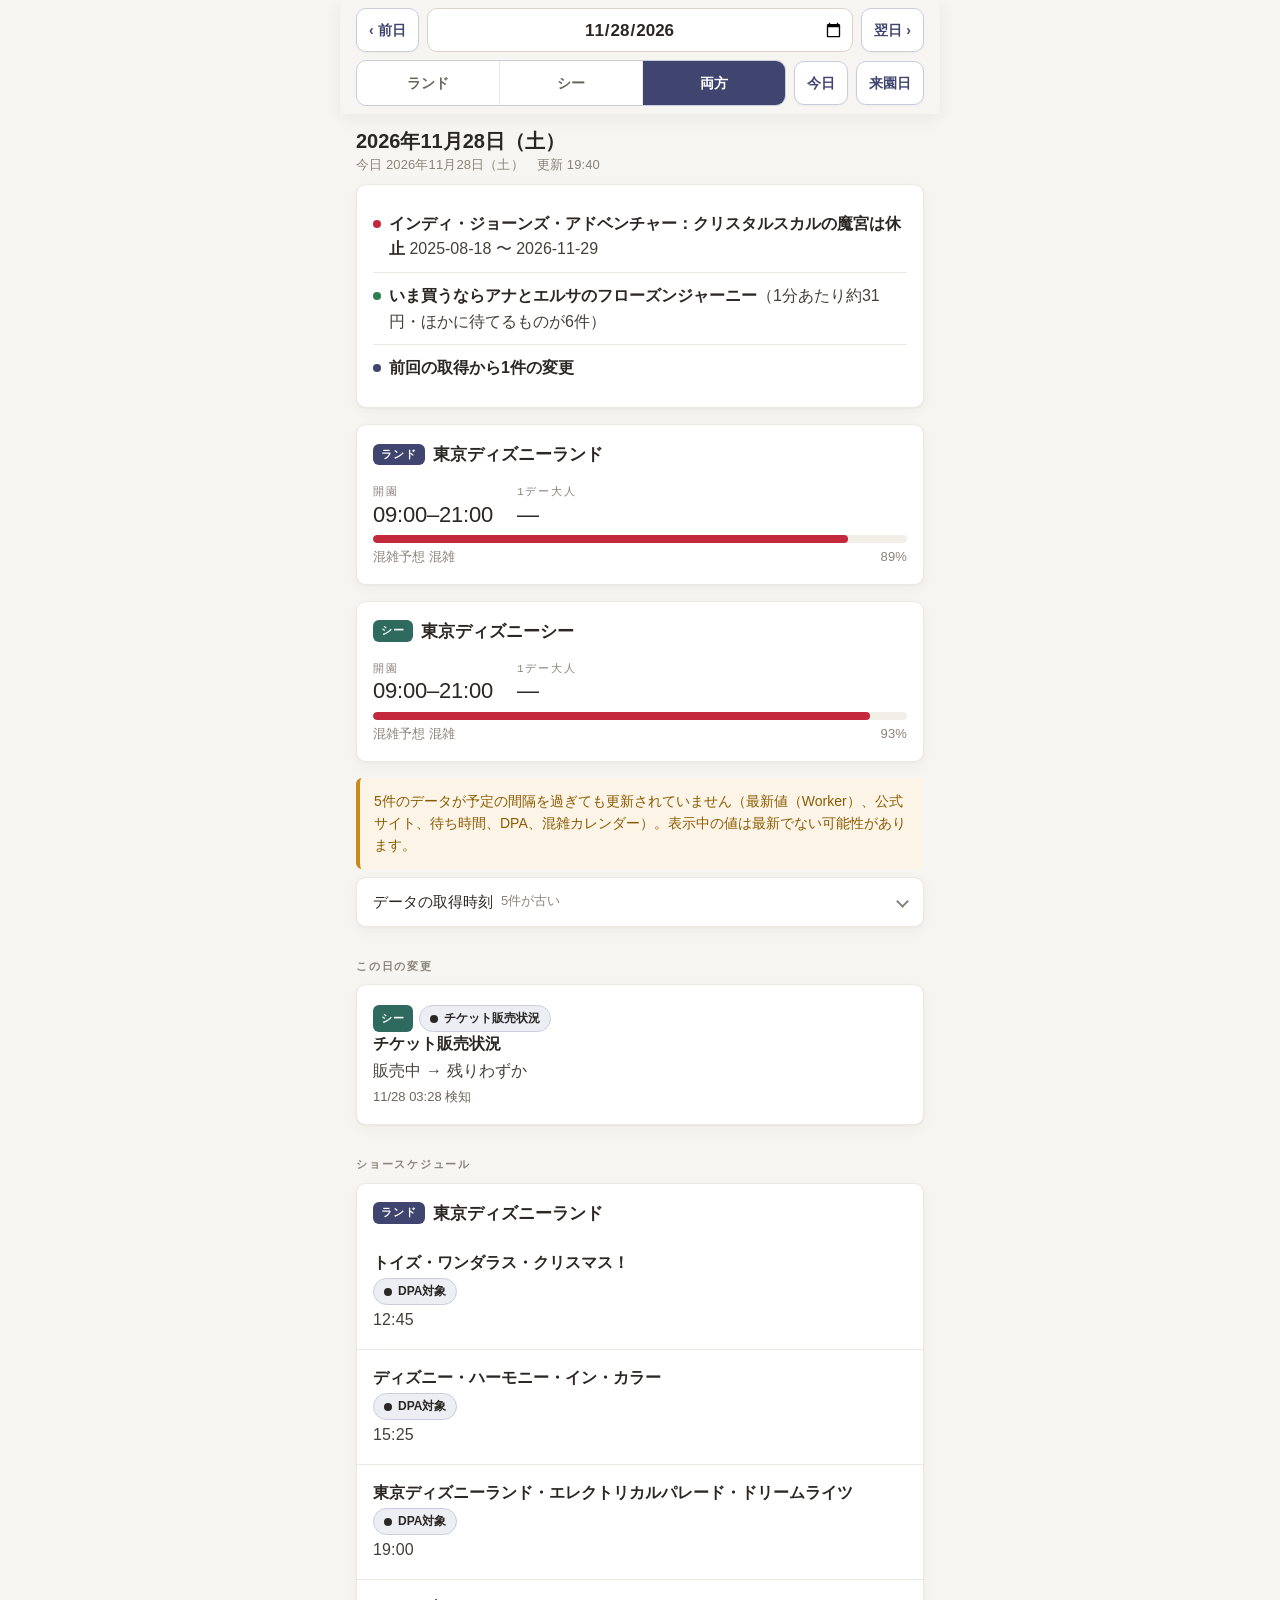
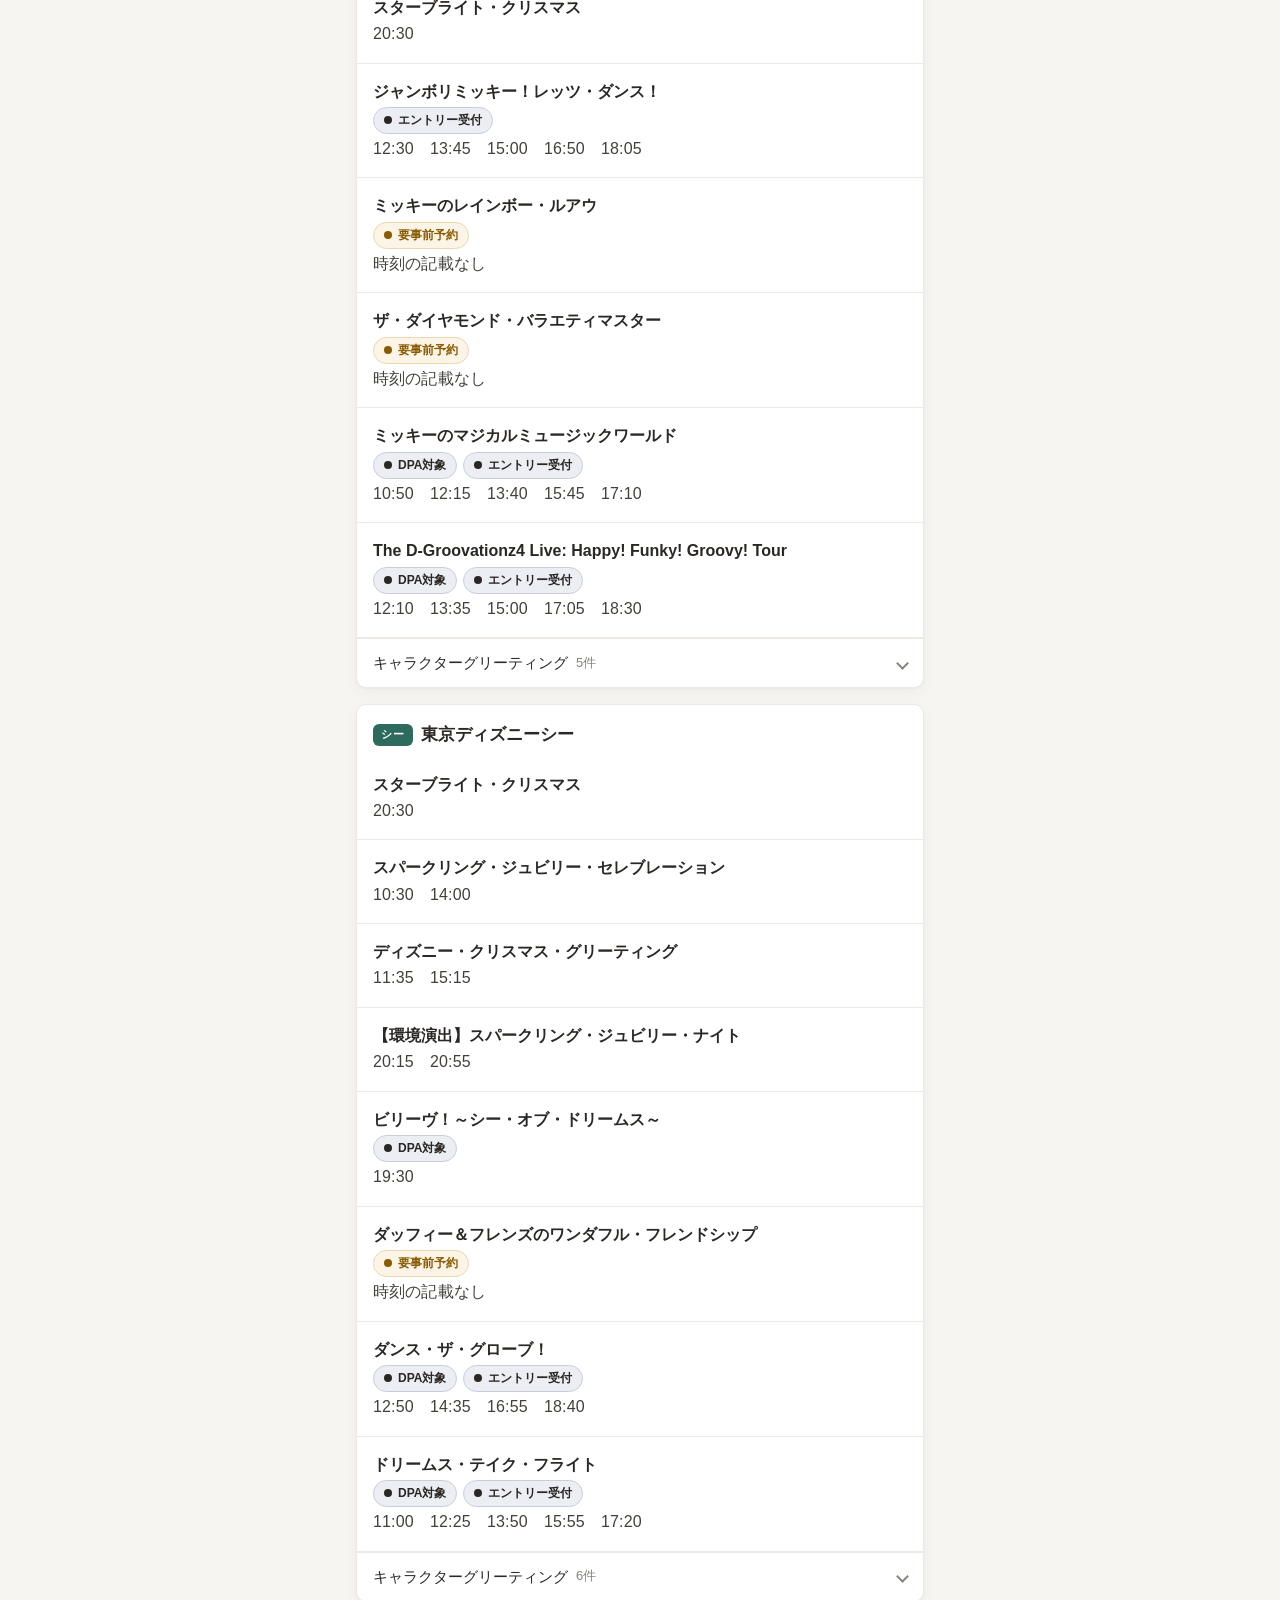
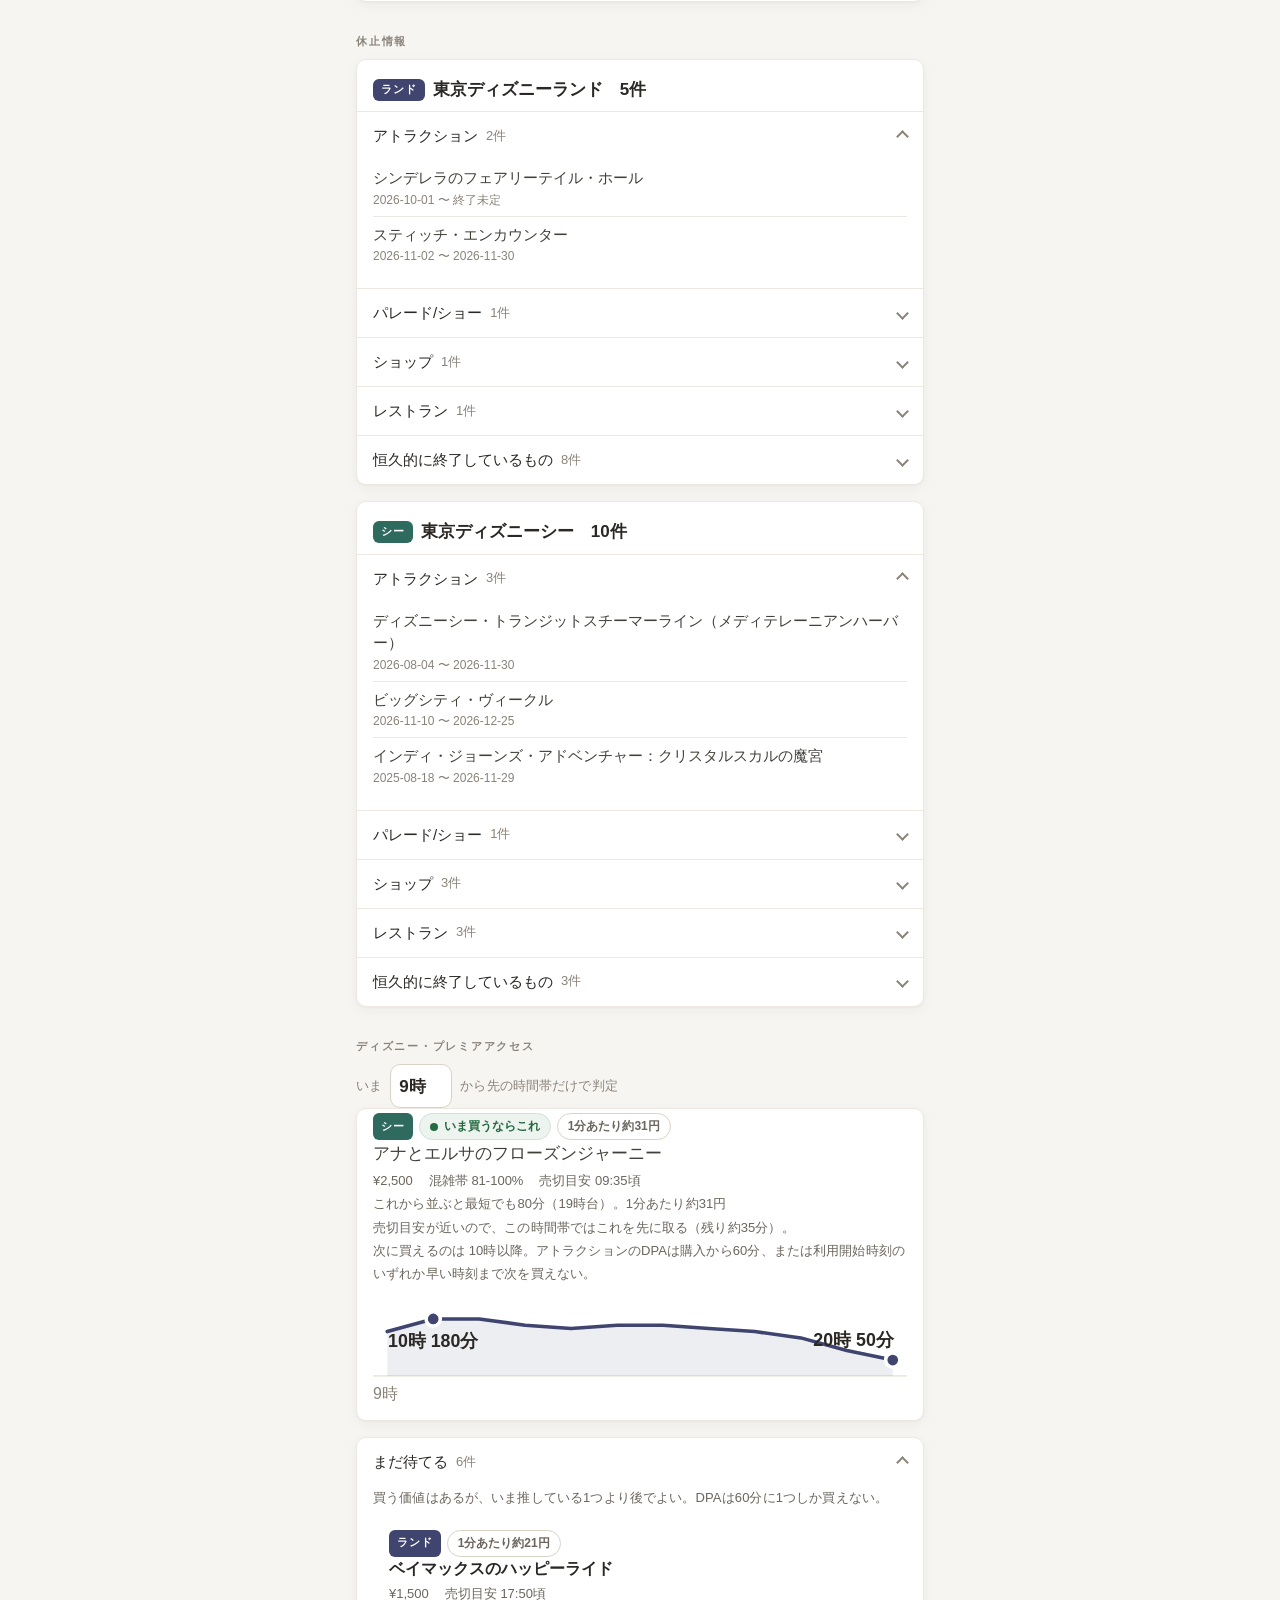
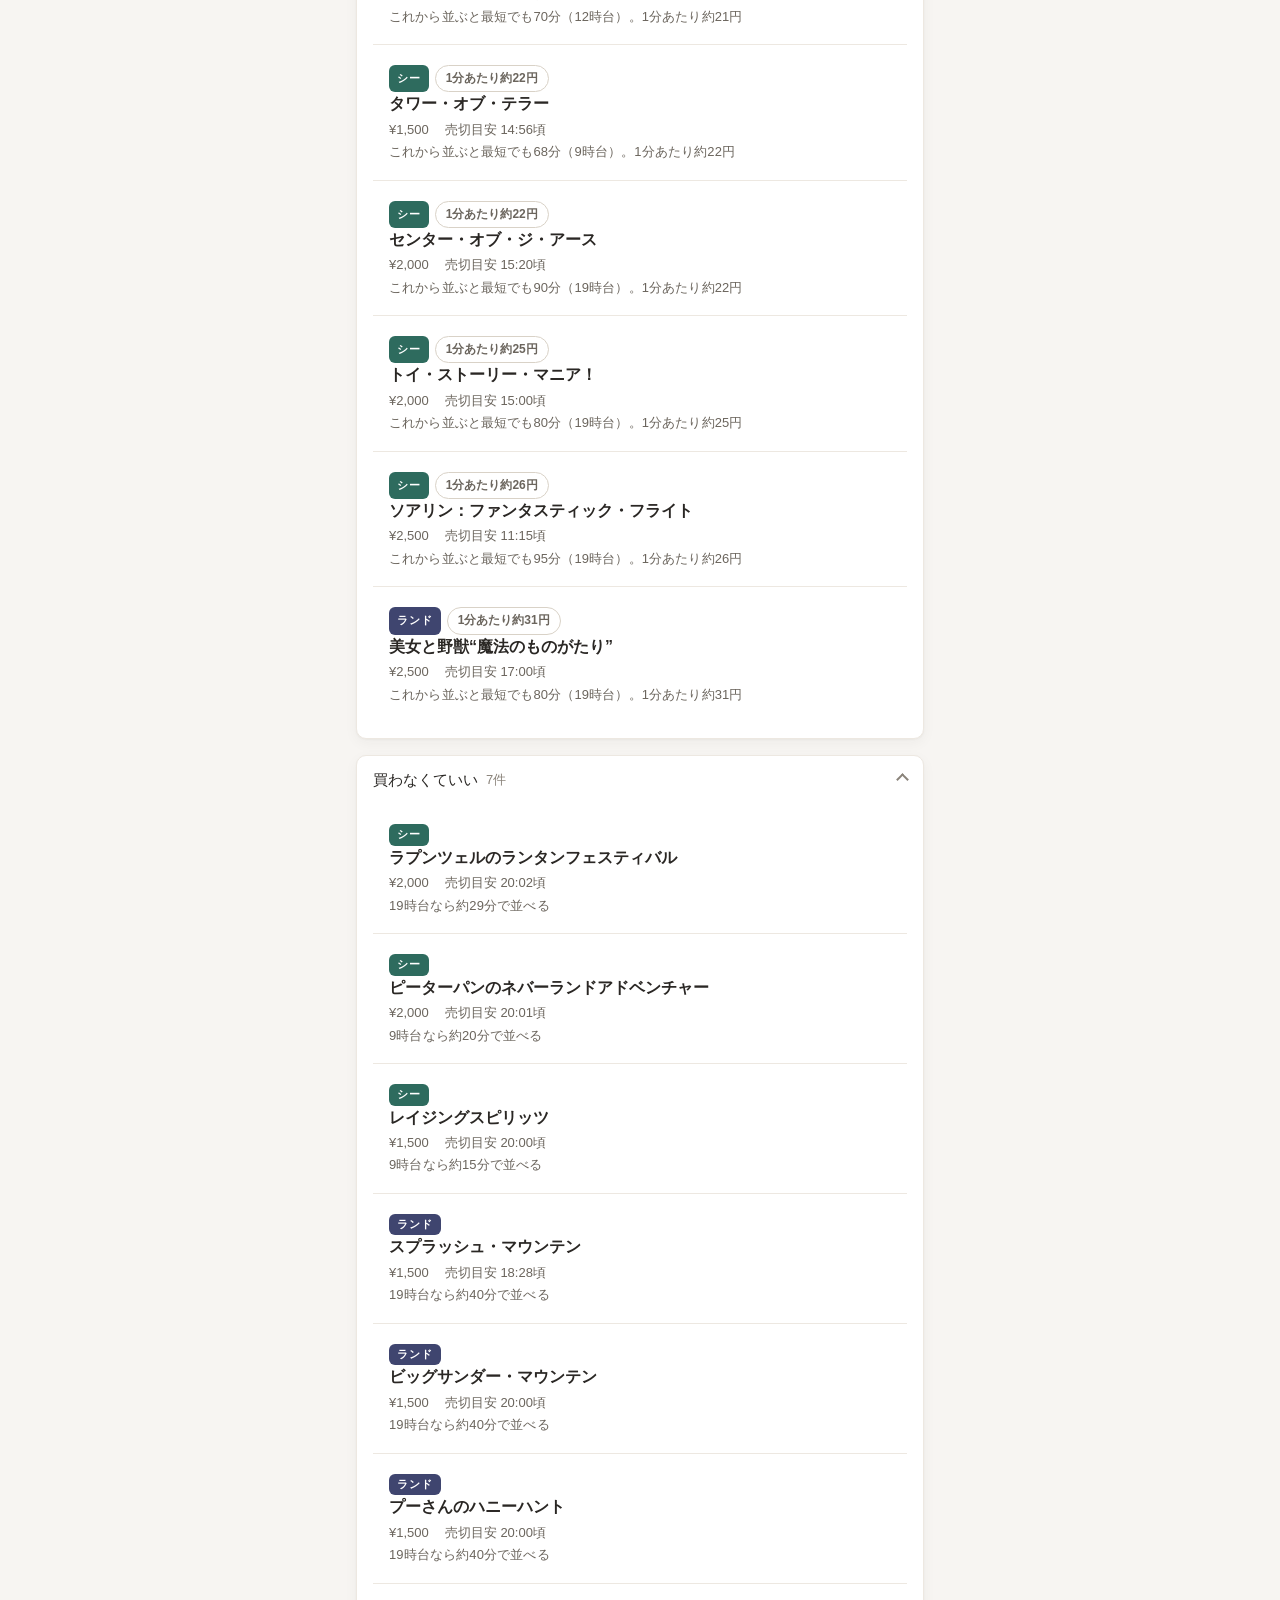
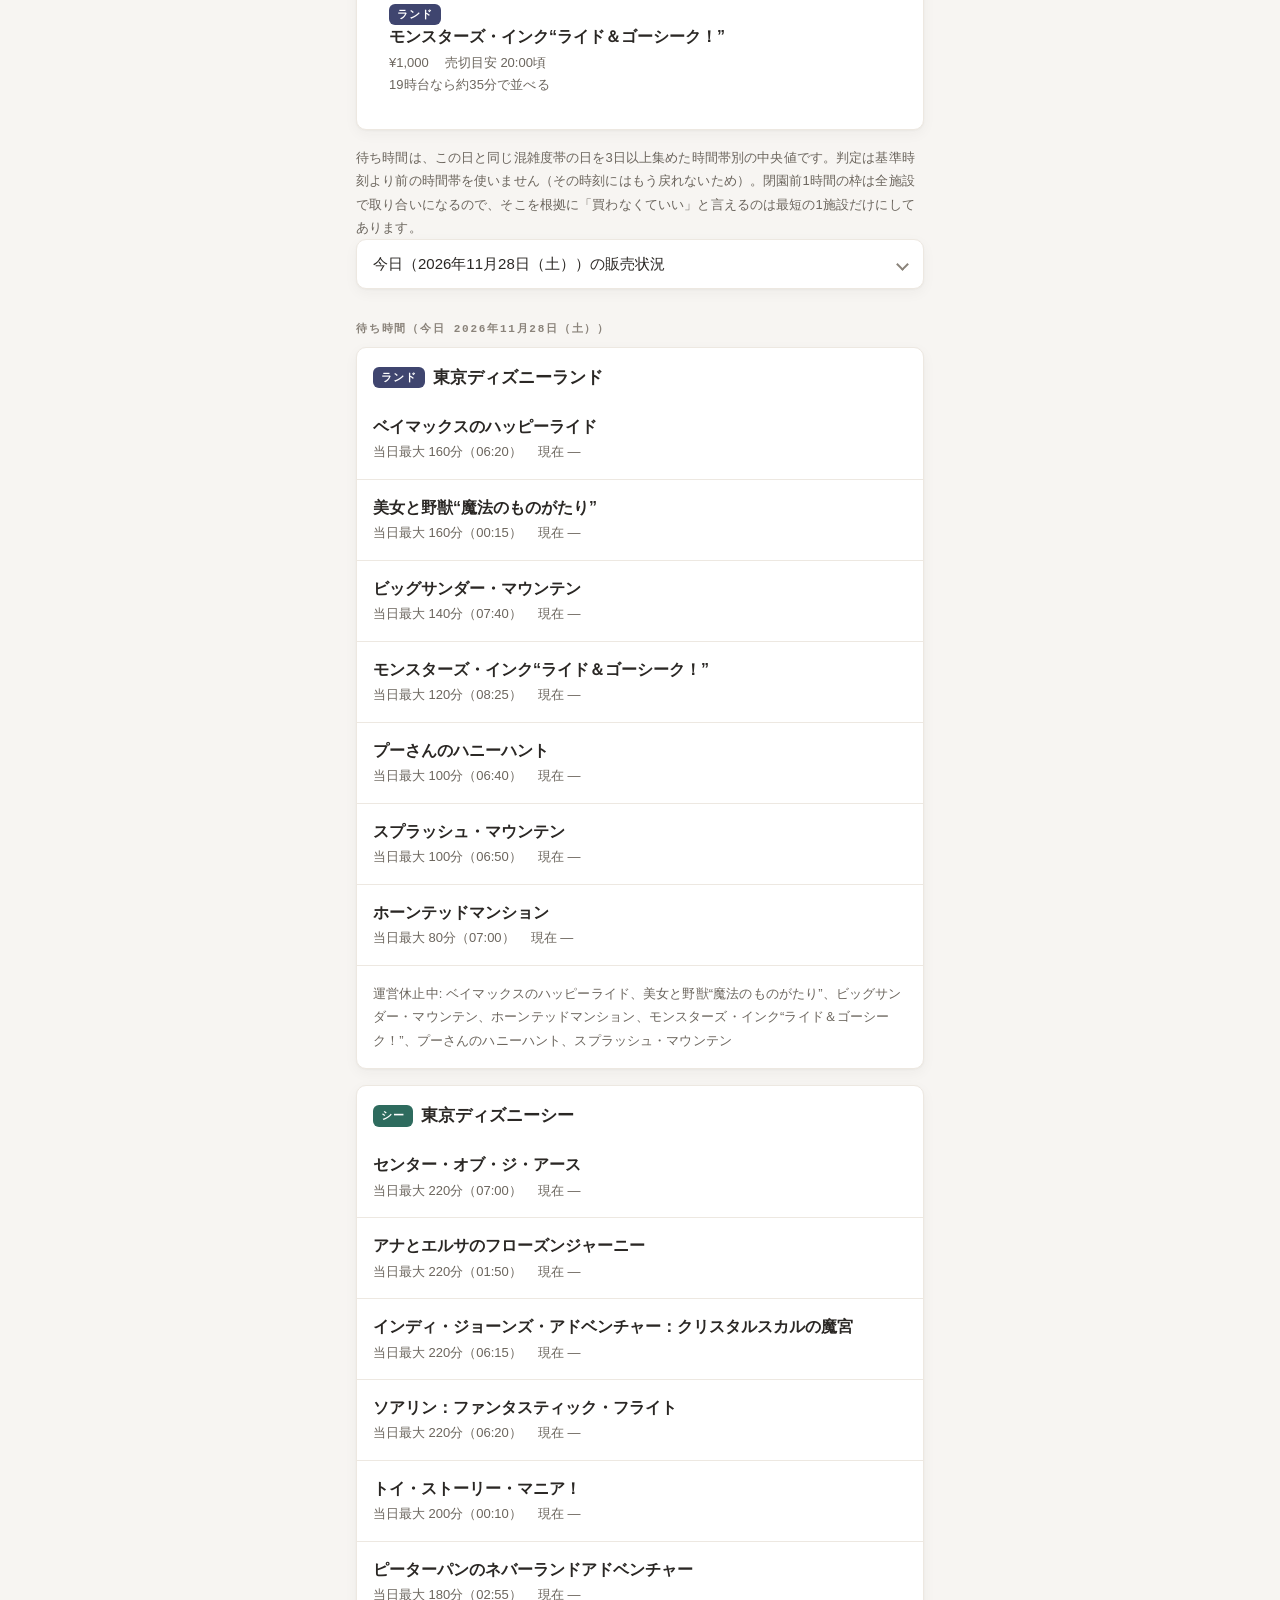
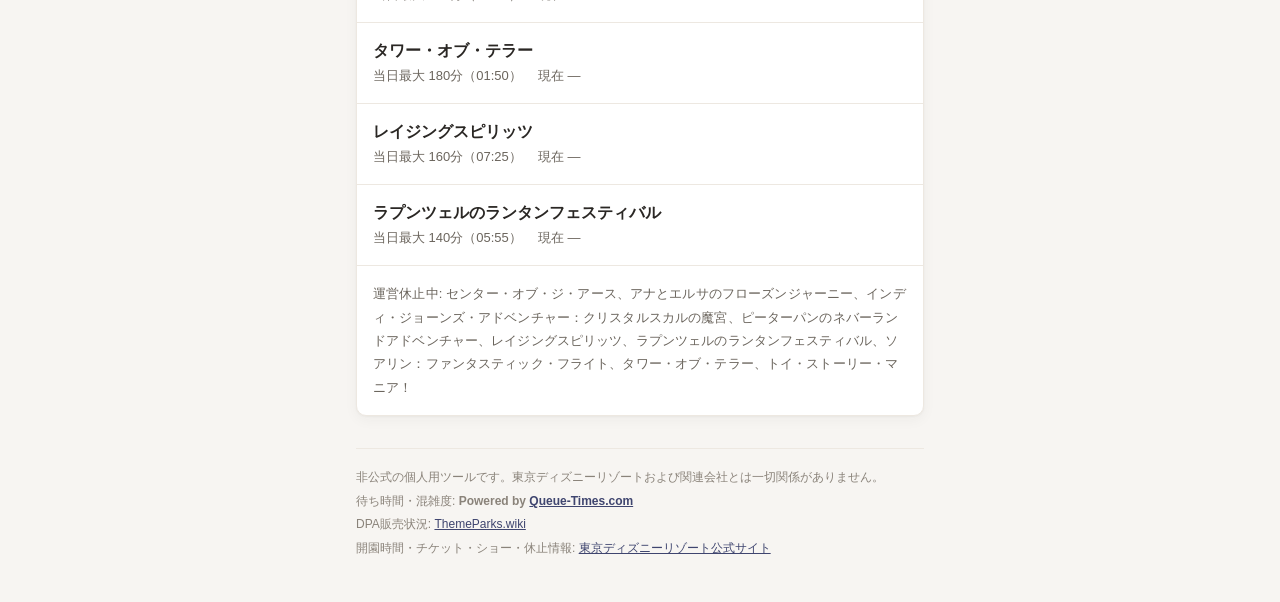
<file: docs/index.html>
<!DOCTYPE html>
<html lang="ja">
<head>
<meta charset="utf-8">
<meta name="viewport" content="width=device-width, initial-scale=1, viewport-fit=cover">
<meta name="theme-color" content="#F7F5F2">
<link rel="icon" href="data:image/svg+xml,%3Csvg xmlns='http://www.w3.org/2000/svg' viewBox='0 0 32 32'%3E%3Crect width='32' height='32' rx='7' fill='%231C1A17'/%3E%3Ctext x='16' y='22' font-size='17' font-family='system-ui' text-anchor='middle' fill='%23F7F5F2'%3ET%3C/text%3E%3C/svg%3E">
<title>TDR 来園計画</title>
<link rel="stylesheet" href="style.css">
</head>
<body>
<main id="app"><p class="loading">読み込み中…</p></main>

<footer>
  <p>非公式の個人用ツールです。東京ディズニーリゾートおよび関連会社とは一切関係がありません。</p>
  <p>待ち時間・混雑度: <strong>Powered by <a href="https://queue-times.com/" target="_blank" rel="noopener">Queue-Times.com</a></strong></p>
  <p>DPA販売状況: <a href="https://api.themeparks.wiki/" target="_blank" rel="noopener">ThemeParks.wiki</a></p>
  <p>開園時間・チケット・ショー・休止情報: <a href="https://www.tokyodisneyresort.jp/" target="_blank" rel="noopener">東京ディズニーリゾート公式サイト</a></p>
</footer>

<script src="app.js"></script>
</body>
</html>
</file>
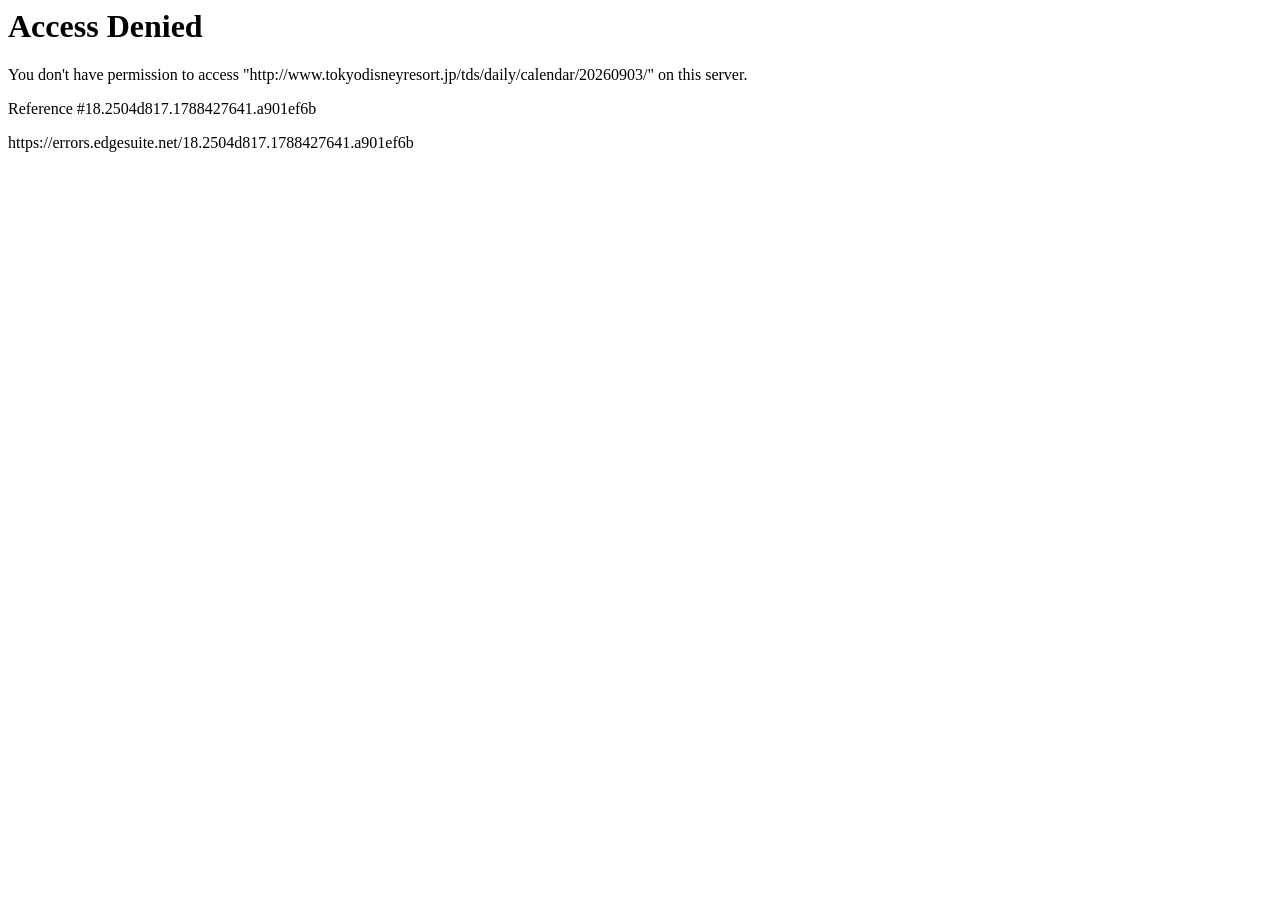
<file: tests/fixtures/tds_daily_20260903.html>
<html><head>
<title>Access Denied</title>
</head><body>
<h1>Access Denied</h1>
 
You don't have permission to access "http://www.tokyodisneyresort.jp/tds/daily/calendar/20260903/" on this server.<p>
Reference #18.2504d817.1788427641.a901ef6b
</p><p>https://errors.edgesuite.net/18.2504d817.1788427641.a901ef6b</p>


</body></html>
</file>
<file: docs/style.css>
/* 紙とインク — common/design-md/highdef-tool.md の系
   温度のある白の上に、カードが薄く浮く。毎日・片手・屋外で見る道具として組む。 */

:root{
  /* Primary */
  --primary:#3F456F; --primary-weak:#ECEEF4; --primary-line:#C9CCDD;
  --park-tdl:#3F456F; --park-tds:#2E6B5E;

  /* Neutral — 無彩色にせず暖色側へ寄せる */
  --bg:#F7F5F2; --surface:#FFFFFF; --surface-sunken:#FBFAF8; --surface-head:#F2EFE9;
  --line:#EDE8E1; --line-strong:#D9D2C7;
  --ink-strong:#2A2724; --ink:#43403B; --ink-sub:#6B655D; --ink-muted:#8A837A;
  --ink-inverse:#FFFFFF;

  /* Semantic */
  --success-bg:#EDF3EE; --success-line:#CFE2D4; --success-ink:#256B42; --success-dot:#2E7D4F;
  --danger-bg:#FBEEF0;  --danger-line:#EFCDD3;  --danger-ink:#A81F31;  --danger-dot:#C4283C;
  --warning-bg:#FCF4E6; --warning-line:#EBD7AE; --warning-ink:#8A5A00; --warning-dot:#C98A1B;
  --info-bg:#ECEEF4;    --info-line:#C9CCDD;    --info-ink:#2A2724;    --info-dot:#3F456F;

  --font-ui:"Hiragino Sans","Hiragino Kaku Gothic ProN","Noto Sans JP","Yu Gothic Medium",YuGothic,sans-serif;
  --font-mono:"SFMono-Regular",Consolas,"Liberation Mono",Menlo,monospace;

  --lh-tight:1.15; --lh-ui:1.6; --lh-text:1.8;
  --sp-1:4px; --sp-2:8px; --sp-3:16px; --sp-4:24px; --sp-5:32px; --sp-6:40px;
  --radius:10px; --radius-sm:6px; --radius-pill:999px;
  --shadow-card:0 1px 2px rgba(42,39,36,.04), 0 4px 14px rgba(42,39,36,.045);
  --shadow-sticky:0 4px 16px rgba(42,39,36,.06);
  --container:600px; --tap-min:44px;
}

*{box-sizing:border-box}
html{-webkit-text-size-adjust:100%;scroll-padding-top:124px}  /* 固定操作列の下に見出しが潜らないように */
body{
  margin:0; padding:0 var(--sp-3) var(--sp-6);
  background:var(--bg); color:var(--ink);
  font:400 17px/var(--lh-ui) var(--font-ui);
  max-width:var(--container); margin-inline:auto;
}
.num,td,th,time,output,.mono{font-variant-numeric:tabular-nums;font-feature-settings:"tnum" 1}
h1,h2,h3{font-feature-settings:"palt" 1,"kern" 1;color:var(--ink-strong);margin:0}
h1{font-size:20px;line-height:var(--lh-tight);letter-spacing:0}
h2{scroll-margin-top:124px;font-size:11px;font-family:var(--font-mono);letter-spacing:.16em;text-transform:uppercase;
   color:var(--ink-muted);font-weight:600;margin:var(--sp-5) 0 var(--sp-2)}
h3{font-size:17px;margin:0}
p{margin:0}
a{color:var(--primary)}
ul{margin:0;padding:0;list-style:none}

.loading{padding:var(--sp-6) 0;text-align:center;color:var(--ink-muted)}
.note{font-size:13px;letter-spacing:.01em;color:var(--ink-sub);line-height:var(--lh-text)}
.muted{font-size:13px;letter-spacing:.01em;color:var(--ink-muted)}

/* ---------- カード ---------- */
.card{background:var(--surface);border:1px solid var(--line);border-radius:var(--radius);
  box-shadow:var(--shadow-card);overflow:hidden;margin-bottom:var(--sp-3)}
.card > .row{padding:var(--sp-3);border-bottom:1px solid var(--line)}
.card > .row:last-child{border-bottom:none}
.cardHead{display:flex;align-items:center;gap:var(--sp-2);padding:var(--sp-3) var(--sp-3) var(--sp-2)}
.cardBody{padding:0 var(--sp-3) var(--sp-3)}

/* ---------- 操作列（半透明のレイヤーの下をコンテンツが流れる） ---------- */
.controls{position:sticky;top:0;z-index:10;margin:0 calc(var(--sp-3) * -1);
  padding:var(--sp-2) var(--sp-3);
  background:rgba(247,245,242,.78);backdrop-filter:blur(20px) saturate(180%);
  -webkit-backdrop-filter:blur(20px) saturate(180%);box-shadow:var(--shadow-sticky)}
.ctlRow{display:flex;gap:var(--sp-2);align-items:center}
.ctlRow+.ctlRow{margin-top:var(--sp-2)}
.ctlBtn{flex:0 0 auto;min-height:var(--tap-min);font:600 14px/1 var(--font-ui);
  padding:0 12px;border:1.5px solid var(--primary-line);background:var(--surface);
  color:var(--primary);border-radius:var(--radius);cursor:pointer;-webkit-appearance:none;
  box-shadow:0 1px 2px rgba(42,39,36,.05);transition:transform .12s}
.ctlBtn:active{transform:scale(.98)}
.ctlDate{flex:1 1 auto;min-width:0;min-height:var(--tap-min);
  font:700 17px/1 var(--font-ui);font-variant-numeric:tabular-nums;
  padding:0 var(--sp-2);border:1.5px solid var(--line-strong);border-radius:var(--radius);
  background:var(--surface);color:var(--ink-strong);-webkit-appearance:none;text-align:center}
/* DPAの基準時刻。日付入力と同じ見た目にしつつ、横幅は中身ぶんに留める */
.hourSel{flex:0 0 auto;text-align:left;padding-right:var(--sp-3)}
.seg{gap:0;background:var(--surface);border:1.5px solid var(--primary-line);
  border-radius:var(--radius);overflow:hidden;flex:1 1 auto}
.segBtn{flex:1 1 0;min-height:var(--tap-min);font:600 14px/1 var(--font-ui);
  border:none;background:transparent;color:var(--ink-sub);cursor:pointer;-webkit-appearance:none}
.segBtn+.segBtn{border-left:1px solid var(--line)}
.segBtn.on{background:var(--primary);color:var(--ink-inverse);font-weight:700}

/* ---------- パークタグ ---------- */
.parkTag{display:inline-flex;align-items:center;flex:0 0 auto;
  color:var(--ink-inverse);border-radius:var(--radius-sm);padding:2px 8px;
  font-size:11px;font-weight:700;letter-spacing:.08em}
.parkTag.tdl{background:var(--park-tdl)} .parkTag.tds{background:var(--park-tds)}

/* ---------- 見出し行 ---------- */
.dayTitle{margin:var(--sp-3) 0 var(--sp-2)}
.dayTitle .sub{display:block;margin-top:2px}

/* ---------- パークの概況 ---------- */
.parkStat{display:flex;flex-wrap:wrap;gap:var(--sp-1) var(--sp-4);margin-top:var(--sp-2)}
.stat{min-width:0}
.stat .k{display:block;font-size:11px;font-family:var(--font-mono);letter-spacing:.16em;
  color:var(--ink-muted);text-transform:uppercase}
.stat .v{display:block;font-size:22px;font-weight:300;letter-spacing:-.01em;
  color:var(--ink-strong);line-height:var(--lh-tight);font-variant-numeric:tabular-nums}
.stat .v small{font-size:13px;font-weight:400;color:var(--ink-sub);margin-left:2px}

.crowdBar{margin-top:var(--sp-2)}
.crowdBar .track{height:8px;border-radius:var(--radius-pill);background:var(--surface-head);overflow:hidden}
.crowdBar .fill{height:100%;border-radius:var(--radius-pill)}
.crowdBar .fill.lo{background:var(--success-dot)}
.crowdBar .fill.mid{background:var(--warning-dot)}
.crowdBar .fill.hi{background:var(--danger-dot)}
.crowdBar .cap{display:flex;justify-content:space-between;margin-top:var(--sp-1)}

/* ---------- バッジ（色だけに意味を持たせない） ---------- */
.badge{display:inline-flex;align-items:center;gap:6px;padding:3px 10px;
  border-radius:var(--radius-pill);font-size:12px;font-weight:700;
  border:1px solid var(--line-strong);color:var(--ink-sub);background:var(--surface)}
.badge .dot{width:8px;height:8px;border-radius:50%;background:currentColor;flex:0 0 auto}
.badge.b-info{background:var(--info-bg);border-color:var(--info-line);color:var(--info-ink)}
.badge.b-good{background:var(--success-bg);border-color:var(--success-line);color:var(--success-ink)}
.badge.b-warn{background:var(--warning-bg);border-color:var(--warning-line);color:var(--warning-ink)}
.badge.b-bad{background:var(--danger-bg);border-color:var(--danger-line);color:var(--danger-ink)}
.badgeRow{display:flex;flex-wrap:wrap;gap:6px;margin-top:var(--sp-1)}

/* ---------- アラート ---------- */
.alert{padding:12px 14px;border-left:4px solid var(--line-strong);background:var(--surface-sunken);
  border-radius:var(--radius-sm);font-size:14px;line-height:var(--lh-ui);margin-bottom:var(--sp-2)}
.alert.warn{background:var(--warning-bg);border-left-color:var(--warning-dot);color:var(--warning-ink)}
.alert.bad{background:var(--danger-bg);border-left-color:var(--danger-dot);color:var(--danger-ink)}
.alert.info{background:var(--info-bg);border-left-color:var(--info-dot);color:var(--info-ink)}

/* ---------- 要点 ---------- */
.keyList li{display:flex;gap:var(--sp-2);padding:10px 0;border-bottom:1px solid var(--line);
  align-items:flex-start;font-size:16px}
.keyList li:last-child{border-bottom:none}
.keyList .mark{flex:0 0 auto;width:8px;height:8px;border-radius:50%;margin-top:9px}
.keyList .mark.bad{background:var(--danger-dot)}
.keyList .mark.warn{background:var(--warning-dot)}
.keyList .mark.good{background:var(--success-dot)}
.keyList .mark.info{background:var(--info-dot)}
.keyList b{color:var(--ink-strong)}

/* ---------- 一覧の行 ---------- */
.item{padding:var(--sp-3);border-bottom:1px solid var(--line)}
.item:last-child{border-bottom:none}
.item .name{font-size:16px;font-weight:700;color:var(--ink-strong);line-height:1.45}
.times{font-size:16px;font-variant-numeric:tabular-nums;color:var(--ink);margin-top:2px;letter-spacing:.01em}
.times.changed{color:var(--danger-ink);font-weight:700}
.metaRow{display:flex;flex-wrap:wrap;gap:2px var(--sp-3);margin-top:var(--sp-1);
  font-size:13px;color:var(--ink-sub);font-variant-numeric:tabular-nums}

/* ---------- 折りたたみ ---------- */
details{border-top:1px solid var(--line)}
details:first-child{border-top:none}
summary{list-style:none;cursor:pointer;padding:12px var(--sp-3);min-height:var(--tap-min);
  display:flex;align-items:center;gap:var(--sp-2);font-size:15px;color:var(--ink-strong)}
summary::-webkit-details-marker{display:none}
summary::after{content:"";margin-left:auto;width:7px;height:7px;flex:0 0 auto;
  border-right:2px solid var(--ink-muted);border-bottom:2px solid var(--ink-muted);
  transform:rotate(45deg);transition:transform .15s}
details[open] > summary::after{transform:rotate(-135deg)}
summary .cnt{color:var(--ink-muted);font-size:13px;font-variant-numeric:tabular-nums}
.detBody{padding:0 var(--sp-3) var(--sp-3)}
.detBody li{padding:7px 0;border-bottom:1px solid var(--line);font-size:15px;line-height:1.5}
.detBody li:last-child{border-bottom:none}
.period{display:block;font-size:12px;color:var(--ink-muted);font-variant-numeric:tabular-nums;margin-top:1px}

/* ---------- スパークライン ---------- */
.spark{display:block;width:100%;height:auto;margin:var(--sp-2) 0 0}
.sparkLabel{font-size:10px;fill:var(--ink-strong);font-weight:700}
.sparkAxis{font-size:9px;fill:var(--ink-muted)}

footer{border-top:1px solid var(--line);margin-top:var(--sp-5);padding-top:var(--sp-3);
  color:var(--ink-muted);font-size:12px;line-height:var(--lh-text)}
footer p{margin:2px 0}
</file>
